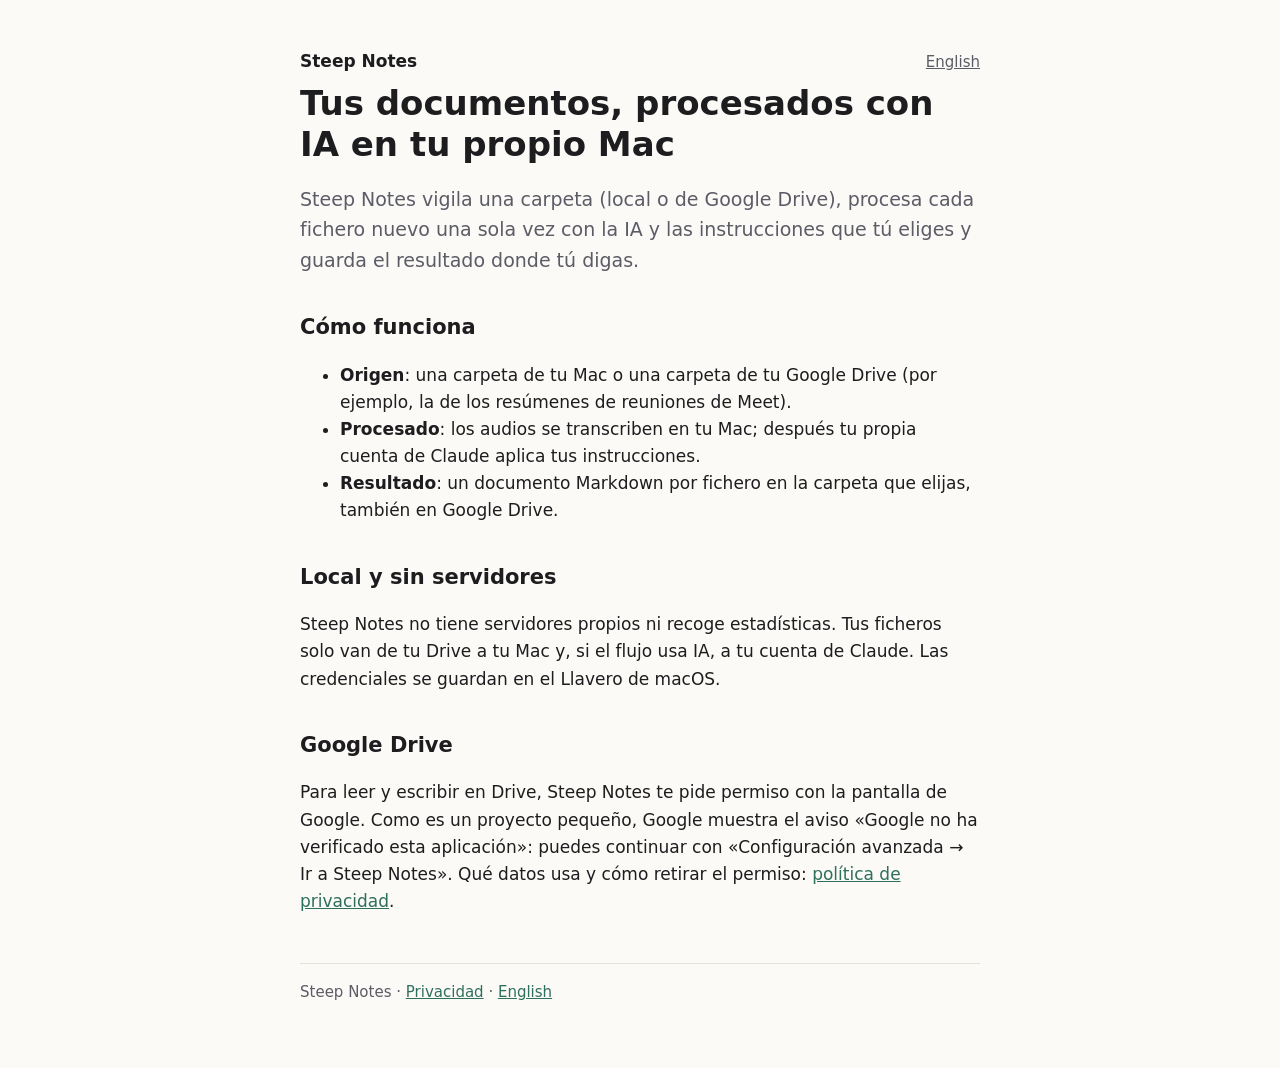
<file: index.html>
<!doctype html>
<html lang="es">
<head>
<meta charset="utf-8">
<meta name="viewport" content="width=device-width, initial-scale=1">
<title>Steep Notes</title>
<meta name="description" content="Steep Notes: una herramienta local para Mac que procesa con IA los documentos nuevos de una carpeta y guarda el resultado donde tú digas.">
<link rel="stylesheet" href="estilo.css">
<link rel="alternate" hreflang="en" href="en/">
</head>
<body>
<main>
<header><strong>Steep Notes</strong><a href="en/" lang="en">English</a></header>
<h1>Tus documentos, procesados con IA en tu propio Mac</h1>
<p class="lead">Steep Notes vigila una carpeta (local o de Google Drive), procesa cada fichero nuevo una sola vez con la IA y las instrucciones que tú eliges y guarda el resultado donde tú digas.</p>

<h2>Cómo funciona</h2>
<ul>
  <li><strong>Origen</strong>: una carpeta de tu Mac o una carpeta de tu Google Drive (por ejemplo, la de los resúmenes de reuniones de Meet).</li>
  <li><strong>Procesado</strong>: los audios se transcriben en tu Mac; después tu propia cuenta de Claude aplica tus instrucciones.</li>
  <li><strong>Resultado</strong>: un documento Markdown por fichero en la carpeta que elijas, también en Google Drive.</li>
</ul>

<h2>Local y sin servidores</h2>
<p>Steep Notes no tiene servidores propios ni recoge estadísticas. Tus ficheros solo van de tu Drive a tu Mac y, si el flujo usa IA, a tu cuenta de Claude. Las credenciales se guardan en el Llavero de macOS.</p>

<h2>Google Drive</h2>
<p>Para leer y escribir en Drive, Steep Notes te pide permiso con la pantalla de Google. Como es un proyecto pequeño, Google muestra el aviso «Google no ha verificado esta aplicación»: puedes continuar con «Configuración avanzada → Ir a Steep Notes». Qué datos usa y cómo retirar el permiso: <a href="privacidad.html">política de privacidad</a>.</p>

<footer>Steep Notes · <a href="privacidad.html">Privacidad</a> · <a href="en/" lang="en">English</a></footer>
</main>
</body>
</html>
</file>
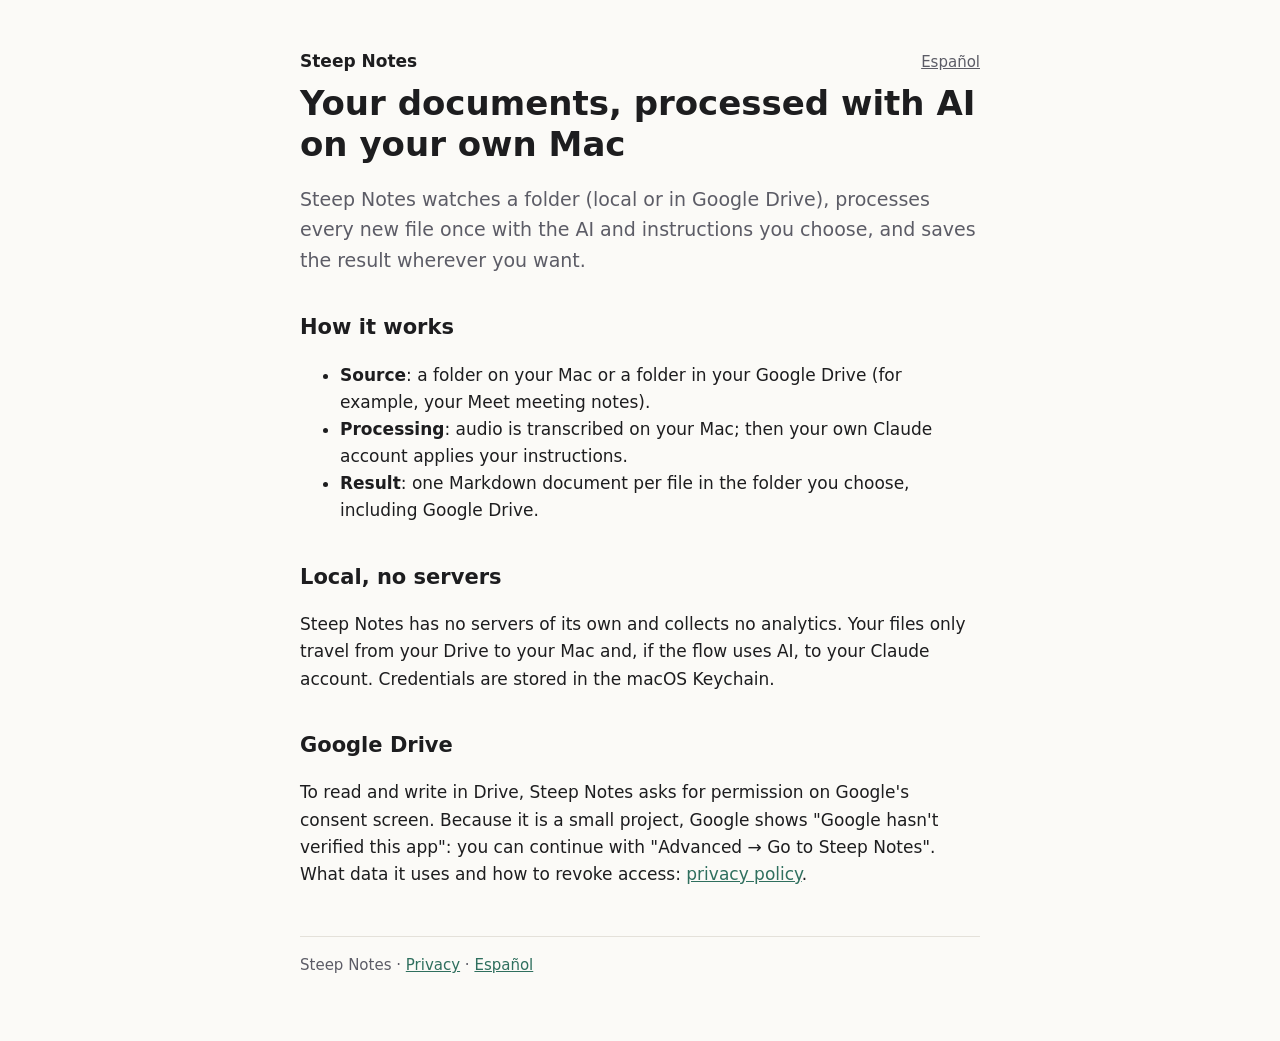
<file: en/index.html>
<!doctype html>
<html lang="en">
<head>
<meta charset="utf-8">
<meta name="viewport" content="width=device-width, initial-scale=1">
<title>Steep Notes</title>
<meta name="description" content="Steep Notes: a local Mac tool that processes new documents in a folder with AI and saves the result wherever you choose.">
<link rel="stylesheet" href="../estilo.css">
<link rel="alternate" hreflang="es" href="../">
</head>
<body>
<main>
<header><strong>Steep Notes</strong><a href="../" lang="es">Español</a></header>
<h1>Your documents, processed with AI on your own Mac</h1>
<p class="lead">Steep Notes watches a folder (local or in Google Drive), processes every new file once with the AI and instructions you choose, and saves the result wherever you want.</p>

<h2>How it works</h2>
<ul>
  <li><strong>Source</strong>: a folder on your Mac or a folder in your Google Drive (for example, your Meet meeting notes).</li>
  <li><strong>Processing</strong>: audio is transcribed on your Mac; then your own Claude account applies your instructions.</li>
  <li><strong>Result</strong>: one Markdown document per file in the folder you choose, including Google Drive.</li>
</ul>

<h2>Local, no servers</h2>
<p>Steep Notes has no servers of its own and collects no analytics. Your files only travel from your Drive to your Mac and, if the flow uses AI, to your Claude account. Credentials are stored in the macOS Keychain.</p>

<h2>Google Drive</h2>
<p>To read and write in Drive, Steep Notes asks for permission on Google's consent screen. Because it is a small project, Google shows "Google hasn't verified this app": you can continue with "Advanced → Go to Steep Notes". What data it uses and how to revoke access: <a href="privacy.html">privacy policy</a>.</p>

<footer>Steep Notes · <a href="privacy.html">Privacy</a> · <a href="../" lang="es">Español</a></footer>
</main>
</body>
</html>
</file>
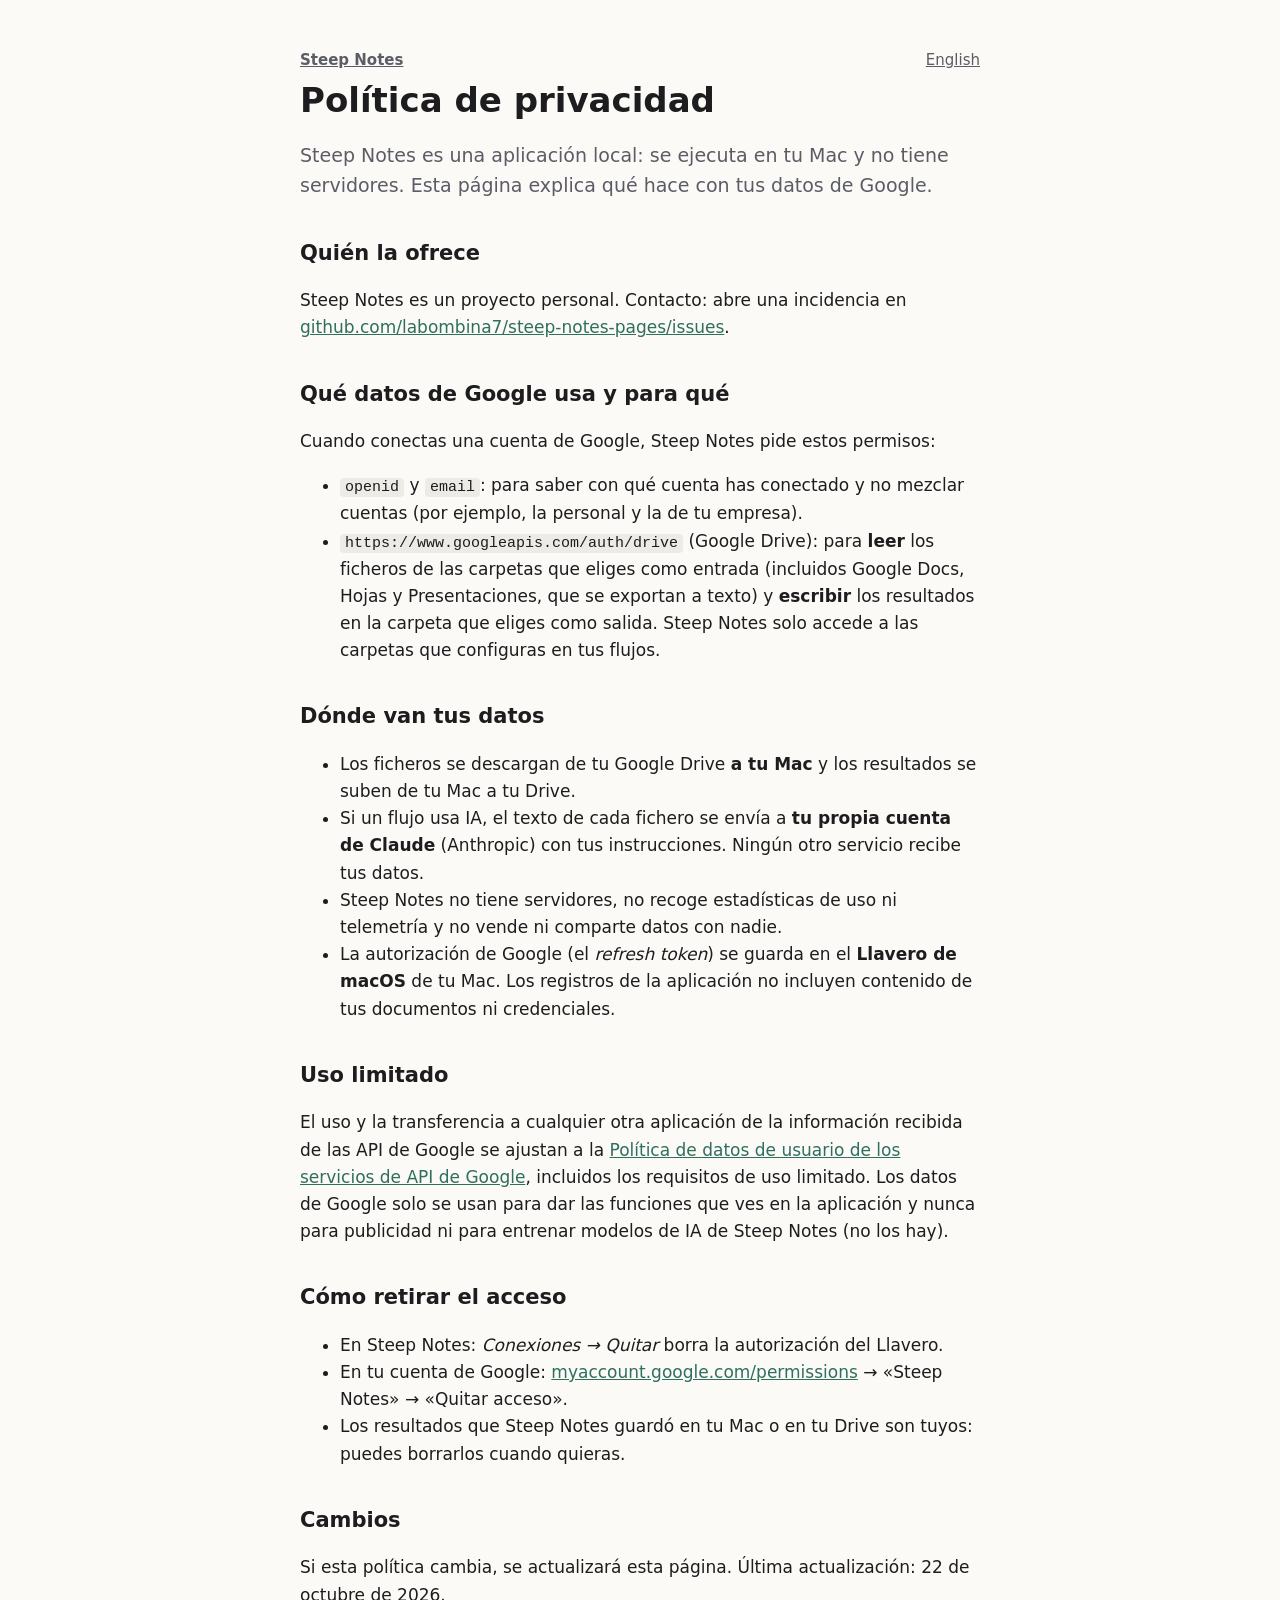
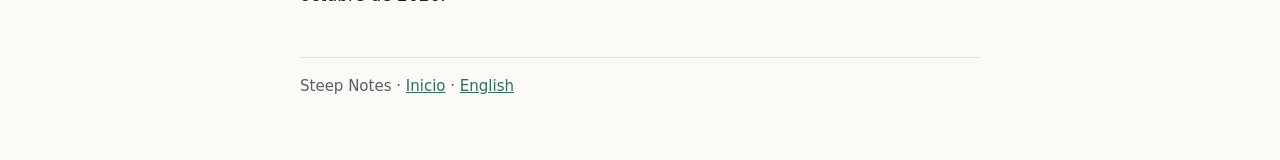
<file: privacidad.html>
<!doctype html>
<html lang="es">
<head>
<meta charset="utf-8">
<meta name="viewport" content="width=device-width, initial-scale=1">
<title>Privacidad · Steep Notes</title>
<meta name="description" content="Política de privacidad de Steep Notes: qué datos de Google usa, dónde se guardan y cómo retirar el acceso.">
<link rel="stylesheet" href="estilo.css">
<link rel="alternate" hreflang="en" href="en/privacy.html">
</head>
<body>
<main>
<header><a href="./"><strong>Steep Notes</strong></a><a href="en/privacy.html" lang="en">English</a></header>
<h1>Política de privacidad</h1>
<p class="lead">Steep Notes es una aplicación local: se ejecuta en tu Mac y no tiene servidores. Esta página explica qué hace con tus datos de Google.</p>

<h2>Quién la ofrece</h2>
<p>Steep Notes es un proyecto personal. Contacto: abre una incidencia en <a href="https://github.com/labombina7/steep-notes-pages/issues">github.com/labombina7/steep-notes-pages/issues</a>.</p>

<h2>Qué datos de Google usa y para qué</h2>
<p>Cuando conectas una cuenta de Google, Steep Notes pide estos permisos:</p>
<ul>
  <li><code>openid</code> y <code>email</code>: para saber con qué cuenta has conectado y no mezclar cuentas (por ejemplo, la personal y la de tu empresa).</li>
  <li><code>https://www.googleapis.com/auth/drive</code> (Google Drive): para <strong>leer</strong> los ficheros de las carpetas que eliges como entrada (incluidos Google Docs, Hojas y Presentaciones, que se exportan a texto) y <strong>escribir</strong> los resultados en la carpeta que eliges como salida. Steep Notes solo accede a las carpetas que configuras en tus flujos.</li>
</ul>

<h2>Dónde van tus datos</h2>
<ul>
  <li>Los ficheros se descargan de tu Google Drive <strong>a tu Mac</strong> y los resultados se suben de tu Mac a tu Drive.</li>
  <li>Si un flujo usa IA, el texto de cada fichero se envía a <strong>tu propia cuenta de Claude</strong> (Anthropic) con tus instrucciones. Ningún otro servicio recibe tus datos.</li>
  <li>Steep Notes no tiene servidores, no recoge estadísticas de uso ni telemetría y no vende ni comparte datos con nadie.</li>
  <li>La autorización de Google (el <em>refresh token</em>) se guarda en el <strong>Llavero de macOS</strong> de tu Mac. Los registros de la aplicación no incluyen contenido de tus documentos ni credenciales.</li>
</ul>

<h2>Uso limitado</h2>
<p>El uso y la transferencia a cualquier otra aplicación de la información recibida de las API de Google se ajustan a la <a href="https://developers.google.com/terms/api-services-user-data-policy">Política de datos de usuario de los servicios de API de Google</a>, incluidos los requisitos de uso limitado. Los datos de Google solo se usan para dar las funciones que ves en la aplicación y nunca para publicidad ni para entrenar modelos de IA de Steep Notes (no los hay).</p>

<h2>Cómo retirar el acceso</h2>
<ul>
  <li>En Steep Notes: <em>Conexiones → Quitar</em> borra la autorización del Llavero.</li>
  <li>En tu cuenta de Google: <a href="https://myaccount.google.com/permissions">myaccount.google.com/permissions</a> → «Steep Notes» → «Quitar acceso».</li>
  <li>Los resultados que Steep Notes guardó en tu Mac o en tu Drive son tuyos: puedes borrarlos cuando quieras.</li>
</ul>

<h2>Cambios</h2>
<p>Si esta política cambia, se actualizará esta página. Última actualización: 22 de octubre de 2026.</p>

<footer>Steep Notes · <a href="./">Inicio</a> · <a href="en/privacy.html" lang="en">English</a></footer>
</main>
</body>
</html>
</file>
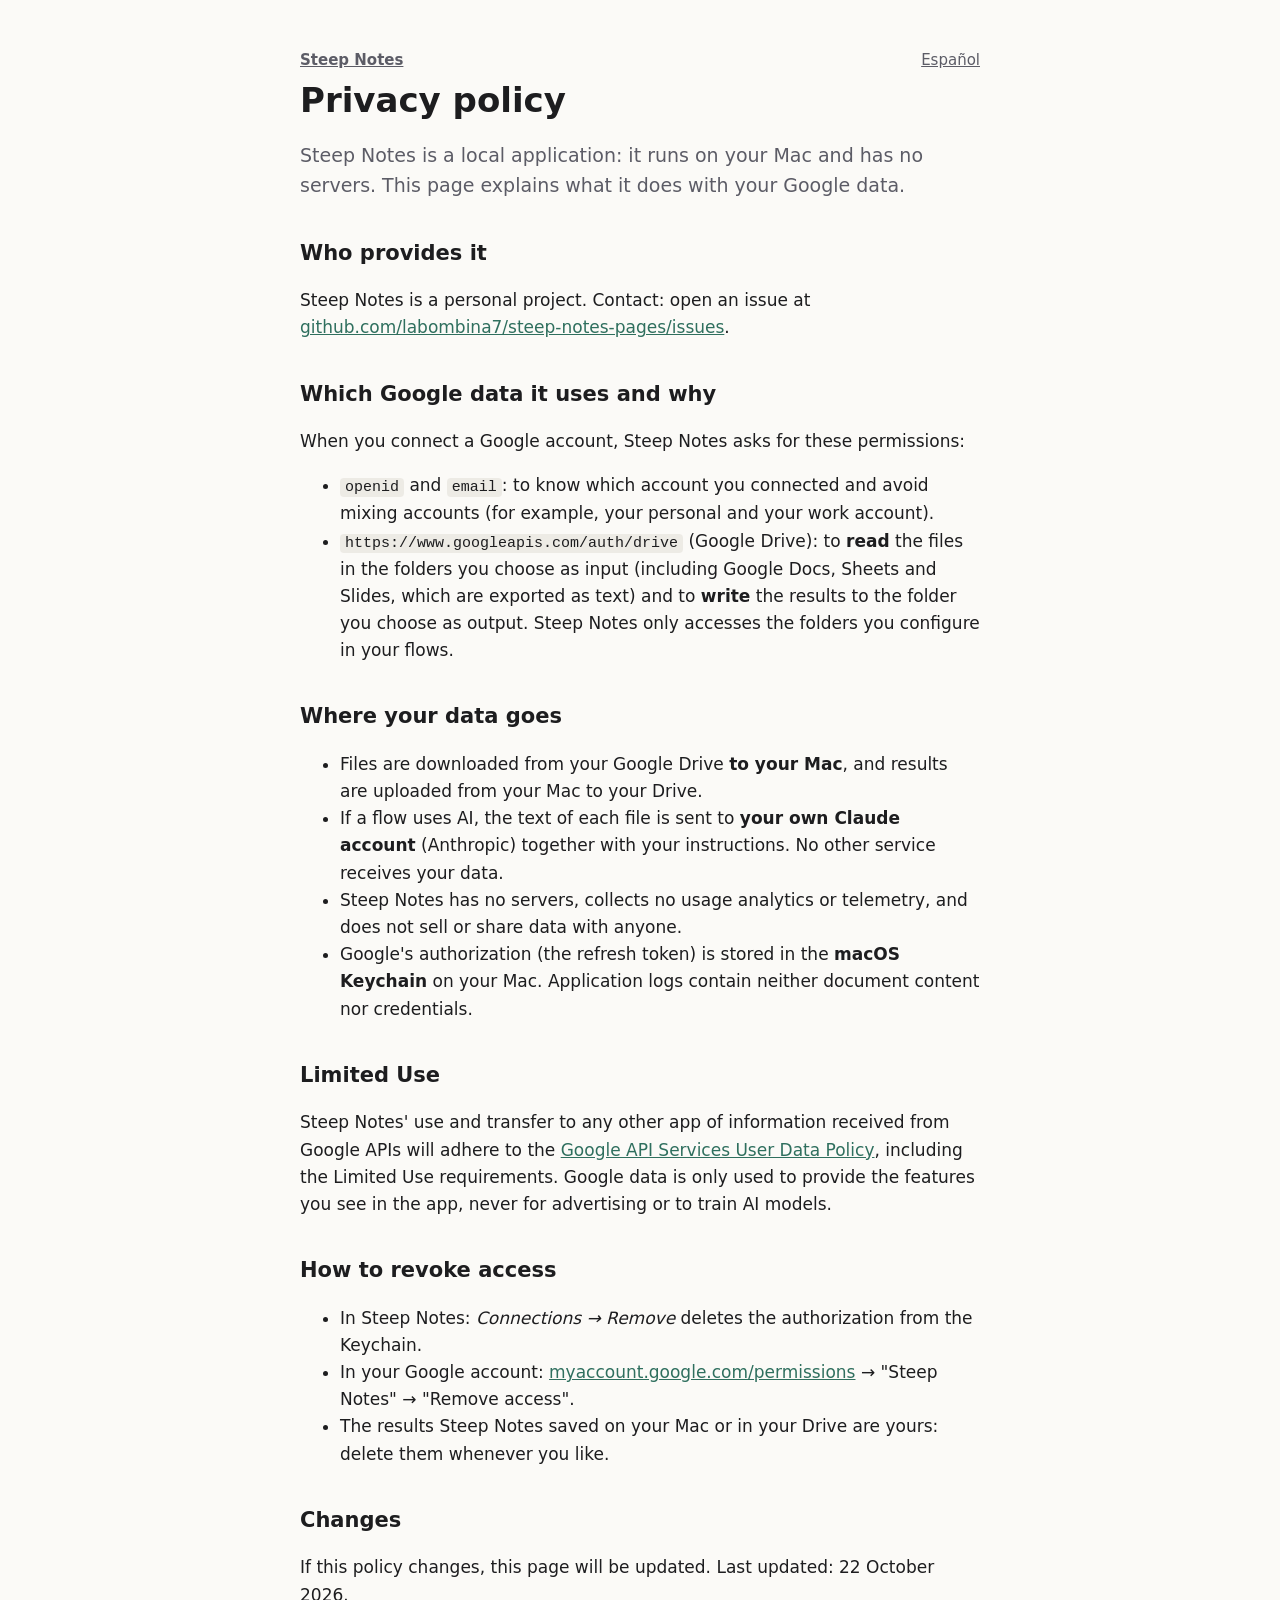
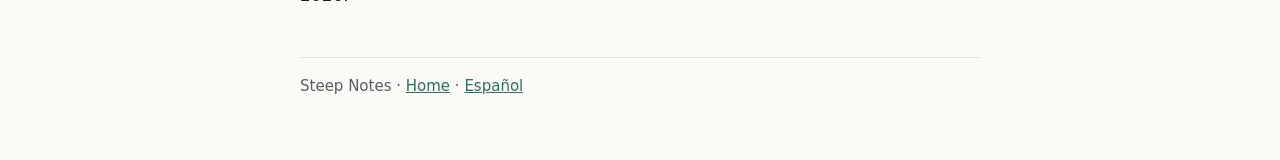
<file: en/privacy.html>
<!doctype html>
<html lang="en">
<head>
<meta charset="utf-8">
<meta name="viewport" content="width=device-width, initial-scale=1">
<title>Privacy · Steep Notes</title>
<meta name="description" content="Steep Notes privacy policy: which Google data it uses, where it is stored and how to revoke access.">
<link rel="stylesheet" href="../estilo.css">
<link rel="alternate" hreflang="es" href="../privacidad.html">
</head>
<body>
<main>
<header><a href="./"><strong>Steep Notes</strong></a><a href="../privacidad.html" lang="es">Español</a></header>
<h1>Privacy policy</h1>
<p class="lead">Steep Notes is a local application: it runs on your Mac and has no servers. This page explains what it does with your Google data.</p>

<h2>Who provides it</h2>
<p>Steep Notes is a personal project. Contact: open an issue at <a href="https://github.com/labombina7/steep-notes-pages/issues">github.com/labombina7/steep-notes-pages/issues</a>.</p>

<h2>Which Google data it uses and why</h2>
<p>When you connect a Google account, Steep Notes asks for these permissions:</p>
<ul>
  <li><code>openid</code> and <code>email</code>: to know which account you connected and avoid mixing accounts (for example, your personal and your work account).</li>
  <li><code>https://www.googleapis.com/auth/drive</code> (Google Drive): to <strong>read</strong> the files in the folders you choose as input (including Google Docs, Sheets and Slides, which are exported as text) and to <strong>write</strong> the results to the folder you choose as output. Steep Notes only accesses the folders you configure in your flows.</li>
</ul>

<h2>Where your data goes</h2>
<ul>
  <li>Files are downloaded from your Google Drive <strong>to your Mac</strong>, and results are uploaded from your Mac to your Drive.</li>
  <li>If a flow uses AI, the text of each file is sent to <strong>your own Claude account</strong> (Anthropic) together with your instructions. No other service receives your data.</li>
  <li>Steep Notes has no servers, collects no usage analytics or telemetry, and does not sell or share data with anyone.</li>
  <li>Google's authorization (the refresh token) is stored in the <strong>macOS Keychain</strong> on your Mac. Application logs contain neither document content nor credentials.</li>
</ul>

<h2>Limited Use</h2>
<p>Steep Notes' use and transfer to any other app of information received from Google APIs will adhere to the <a href="https://developers.google.com/terms/api-services-user-data-policy">Google API Services User Data Policy</a>, including the Limited Use requirements. Google data is only used to provide the features you see in the app, never for advertising or to train AI models.</p>

<h2>How to revoke access</h2>
<ul>
  <li>In Steep Notes: <em>Connections → Remove</em> deletes the authorization from the Keychain.</li>
  <li>In your Google account: <a href="https://myaccount.google.com/permissions">myaccount.google.com/permissions</a> → "Steep Notes" → "Remove access".</li>
  <li>The results Steep Notes saved on your Mac or in your Drive are yours: delete them whenever you like.</li>
</ul>

<h2>Changes</h2>
<p>If this policy changes, this page will be updated. Last updated: 22 October 2026.</p>

<footer>Steep Notes · <a href="./">Home</a> · <a href="../privacidad.html" lang="es">Español</a></footer>
</main>
</body>
</html>
</file>
<file: estilo.css>
:root { --fg: #1d1d1f; --muted: #5c5c66; --bg: #fbfaf7; --accent: #2f6f5e; --line: #e4e1da; }
@media (prefers-color-scheme: dark) {
  :root { --fg: #ecebe8; --muted: #a9a8a3; --bg: #18191b; --accent: #7cc3ad; --line: #2d2e31; }
}
* { box-sizing: border-box; }
body { margin: 0; background: var(--bg); color: var(--fg);
  font: 17px/1.6 -apple-system, BlinkMacSystemFont, "Segoe UI", system-ui, sans-serif; }
main { max-width: 720px; margin: 0 auto; padding: 48px 20px 64px; }
header { display: flex; justify-content: space-between; align-items: baseline; gap: 16px; flex-wrap: wrap; }
header a { color: var(--muted); font-size: 15px; }
h1 { font-size: 34px; line-height: 1.2; margin: 8px 0 12px; }
h2 { font-size: 21px; margin: 36px 0 8px; }
p, li { color: var(--fg); }
.lead { font-size: 19px; color: var(--muted); }
a { color: var(--accent); }
code { font-size: 15px; background: color-mix(in srgb, var(--line) 60%, transparent); padding: 1px 5px; border-radius: 4px; }
footer { margin-top: 48px; padding-top: 16px; border-top: 1px solid var(--line); color: var(--muted); font-size: 15px; }
</file>
